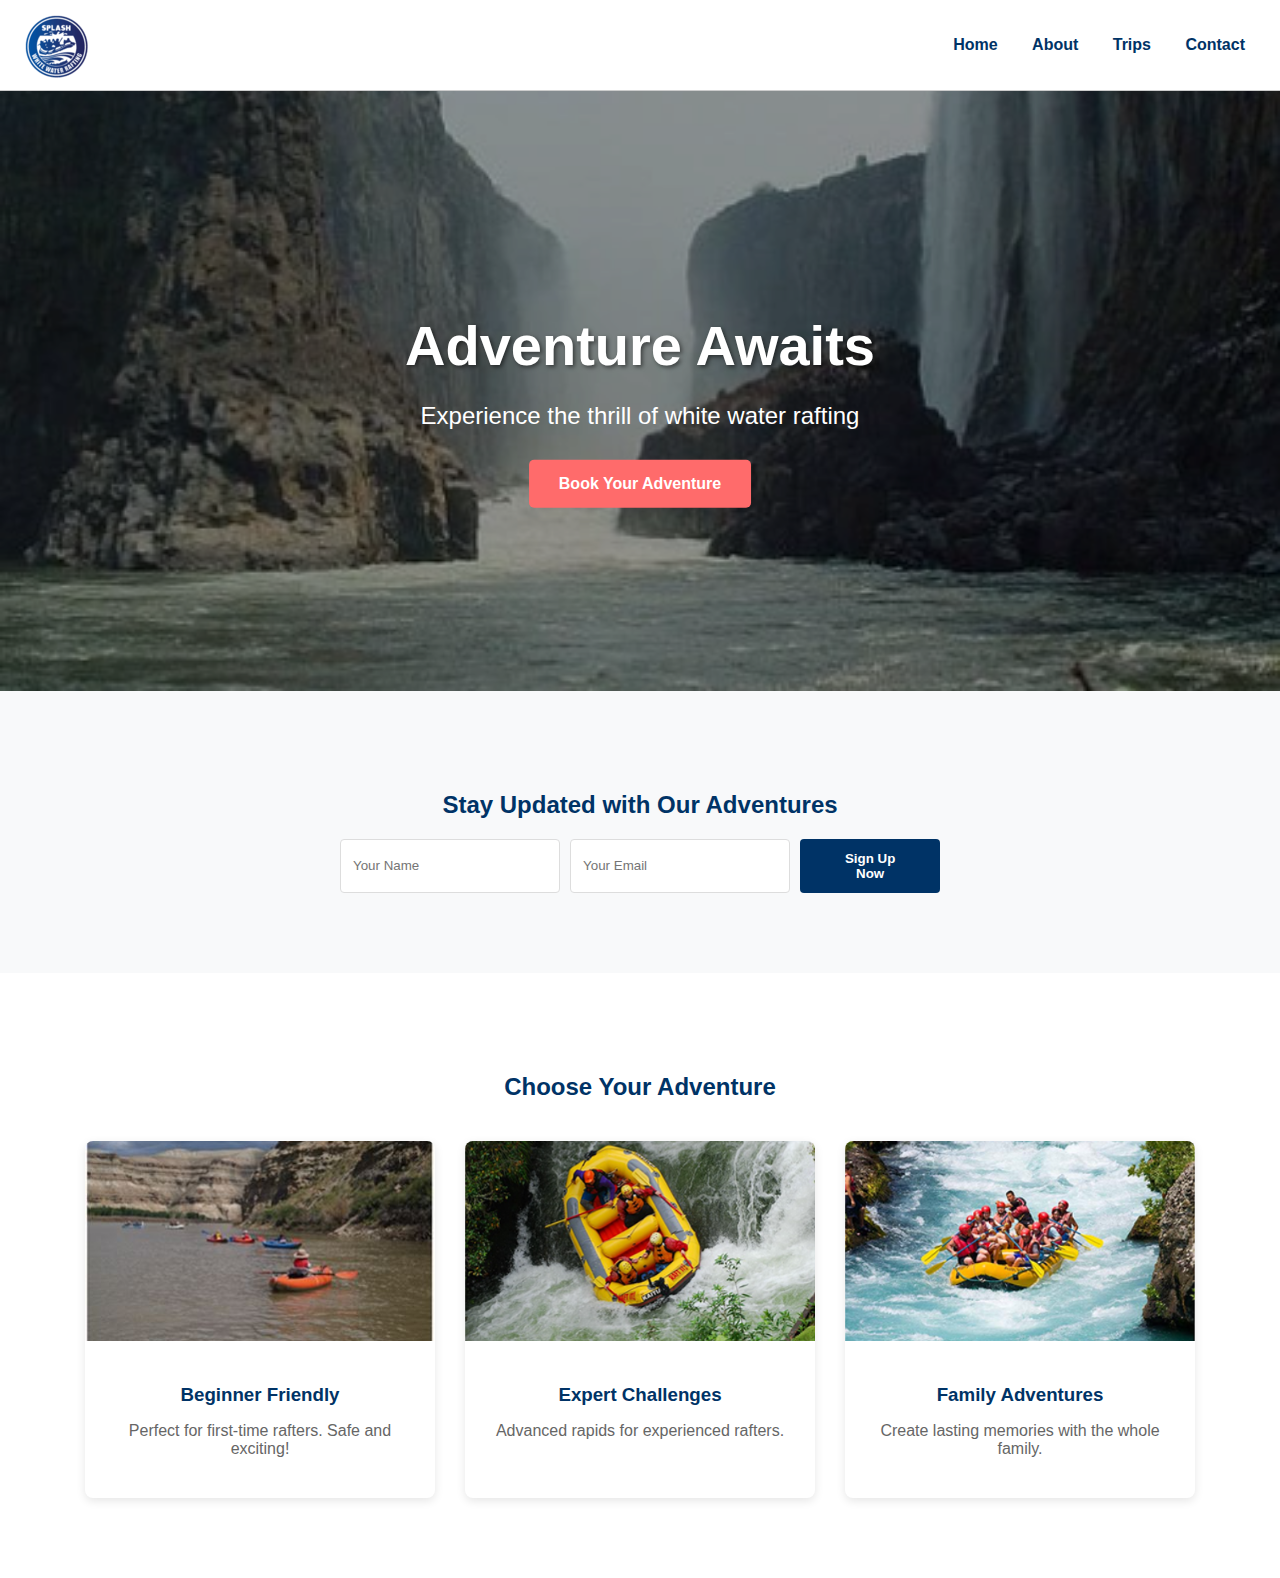
<file: wwr/index.html>
<!DOCTYPE html>
<html lang="en">
<head>
    <meta charset="UTF-8">
    <meta name="viewport" content="width=device-width, initial-scale=1.0">
    <title>Splash White Water Rafting</title>
    <style>
        /* Base Styles */
        body {
            font-family: Arial, sans-serif;
            margin: 0;
            padding: 0;
        }

        /* Header Styles */
        header {
            display: flex;
            justify-content: space-between;
            align-items: center;
            padding: 10px 20px;
            background-color: white;
            border-bottom: 1px solid #ccc;
        }
        .logo {
            max-width: 70px;
        }
        nav {
            margin-left: auto;
        }
        nav a {
            margin: 0 15px;
            text-decoration: none;
            color: #003366;
            font-weight: bold;
        }

        /* Hero Section */
        .hero {
            position: relative;
            height: 600px;
            overflow: hidden;
        }
        .hero img {
            width: 100%;
            height: 100%;
            object-fit: cover;
        }
        .hero-content {
            position: absolute;
            top: 50%;
            left: 50%;
            transform: translate(-50%, -50%);
            text-align: center;
            color: white;
            z-index: 1;
        }
        .hero::after {
            content: '';
            position: absolute;
            top: 0;
            left: 0;
            width: 100%;
            height: 100%;
            background: rgba(0, 0, 0, 0.4);
        }
        .hero h1 {
            font-size: 3.5rem;
            margin-bottom: 20px;
            text-shadow: 2px 2px 4px rgba(0,0,0,0.5);
        }
        .hero p {
            font-size: 1.5rem;
            margin-bottom: 30px;
        }
        .cta-button {
            display: inline-block;
            padding: 15px 30px;
            background-color: #ff6b6b;
            color: white;
            text-decoration: none;
            border-radius: 5px;
            font-weight: bold;
            transition: background-color 0.3s;
        }
        .cta-button:hover {
            background-color: #ff5252;
        }

        /* Newsletter Section */
        .newsletter {
            padding: 80px 20px;
            text-align: center;
            background-color: #f8f9fa;
        }
        .newsletter h2 {
            color: #003366;
            margin-bottom: 20px;
        }
        .signup-form {
            max-width: 600px;
            margin: 0 auto;
            display: flex;
            gap: 10px;
            justify-content: center;
        }
        .signup-form input {
            padding: 12px;
            width: 200px;
            border: 1px solid #ddd;
            border-radius: 4px;
        }
        .signup-form button {
            padding: 12px 30px;
            background-color: #003366;
            color: white;
            border: none;
            border-radius: 4px;
            cursor: pointer;
            font-weight: bold;
        }
        .signup-form button:hover {
            background-color: #004c99;
        }

        /* Adventure Cards Section */
        .adventures {
            padding: 80px 20px;
            text-align: center;
        }
        .adventures h2 {
            color: #003366;
            margin-bottom: 40px;
        }
        .card-container {
            display: flex;
            justify-content: center;
            gap: 30px;
            max-width: 1200px;
            margin: 0 auto;
        }
        .card {
            flex: 1;
            max-width: 350px;
            box-shadow: 0 3px 10px rgba(0,0,0,0.1);
            border-radius: 8px;
            overflow: hidden;
            transition: transform 0.3s;
        }
        .card:hover {
            transform: translateY(-10px);
        }
        .card img {
            width: 100%;
            height: 200px;
            object-fit: cover;
        }
        .card-content {
            padding: 20px;
        }
        .card h3 {
            color: #003366;
            margin-bottom: 10px;
        }
        .card p {
            color: #666;
            margin-bottom: 20px;
        }
    </style>
</head>
<body>
    <!-- Header -->
    <header>
        <img src="images/logo.png" alt="Splash White Water Rafting Logo" class="logo">
        <nav>
            <a href="index.html">Home</a>
            <a href="about.html">About</a>
            <a href="trips.html">Trips</a>
            <a href="contact.html">Contact</a>
        </nav>
    </header>

    <!-- Hero Section -->
    <section class="hero">
        <img src="images/hero.webp" alt="White Water Rafting Adventure">
        <div class="hero-content">
            <h1>Adventure Awaits</h1>
            <p>Experience the thrill of white water rafting</p>
            <a href="trips.html" class="cta-button">Book Your Adventure</a>
        </div>
    </section>

    <!-- Newsletter Section -->
    <section class="newsletter">
        <h2>Stay Updated with Our Adventures</h2>
        <form class="signup-form">
            <input type="text" placeholder="Your Name" required>
            <input type="email" placeholder="Your Email" required>
            <button type="submit">Sign Up Now</button>
        </form>
    </section>

    <!-- Adventure Cards Section -->
    <section class="adventures">
        <h2>Choose Your Adventure</h2>
        <div class="card-container">
            <div class="card">
                <img src="images/rapids 1.png" alt="Beginner Rafting">
                <div class="card-content">
                    <h3>Beginner Friendly</h3>
                    <p>Perfect for first-time rafters. Safe and exciting!</p>
                </div>
            </div>
            <div class="card">
                <img src="images/rapids 3.png" alt="Expert Rafting">
                <div class="card-content">
                    <h3>Expert Challenges</h3>
                    <p>Advanced rapids for experienced rafters.</p>
                </div>
            </div>
            <div class="card">
                <img src="images/rapids 2.png" alt="Family Rafting">
                <div class="card-content">
                    <h3>Family Adventures</h3>
                    <p>Create lasting memories with the whole family.</p>
                </div>
            </div>
        </div>
    </section>
</body>
</html>
</file>
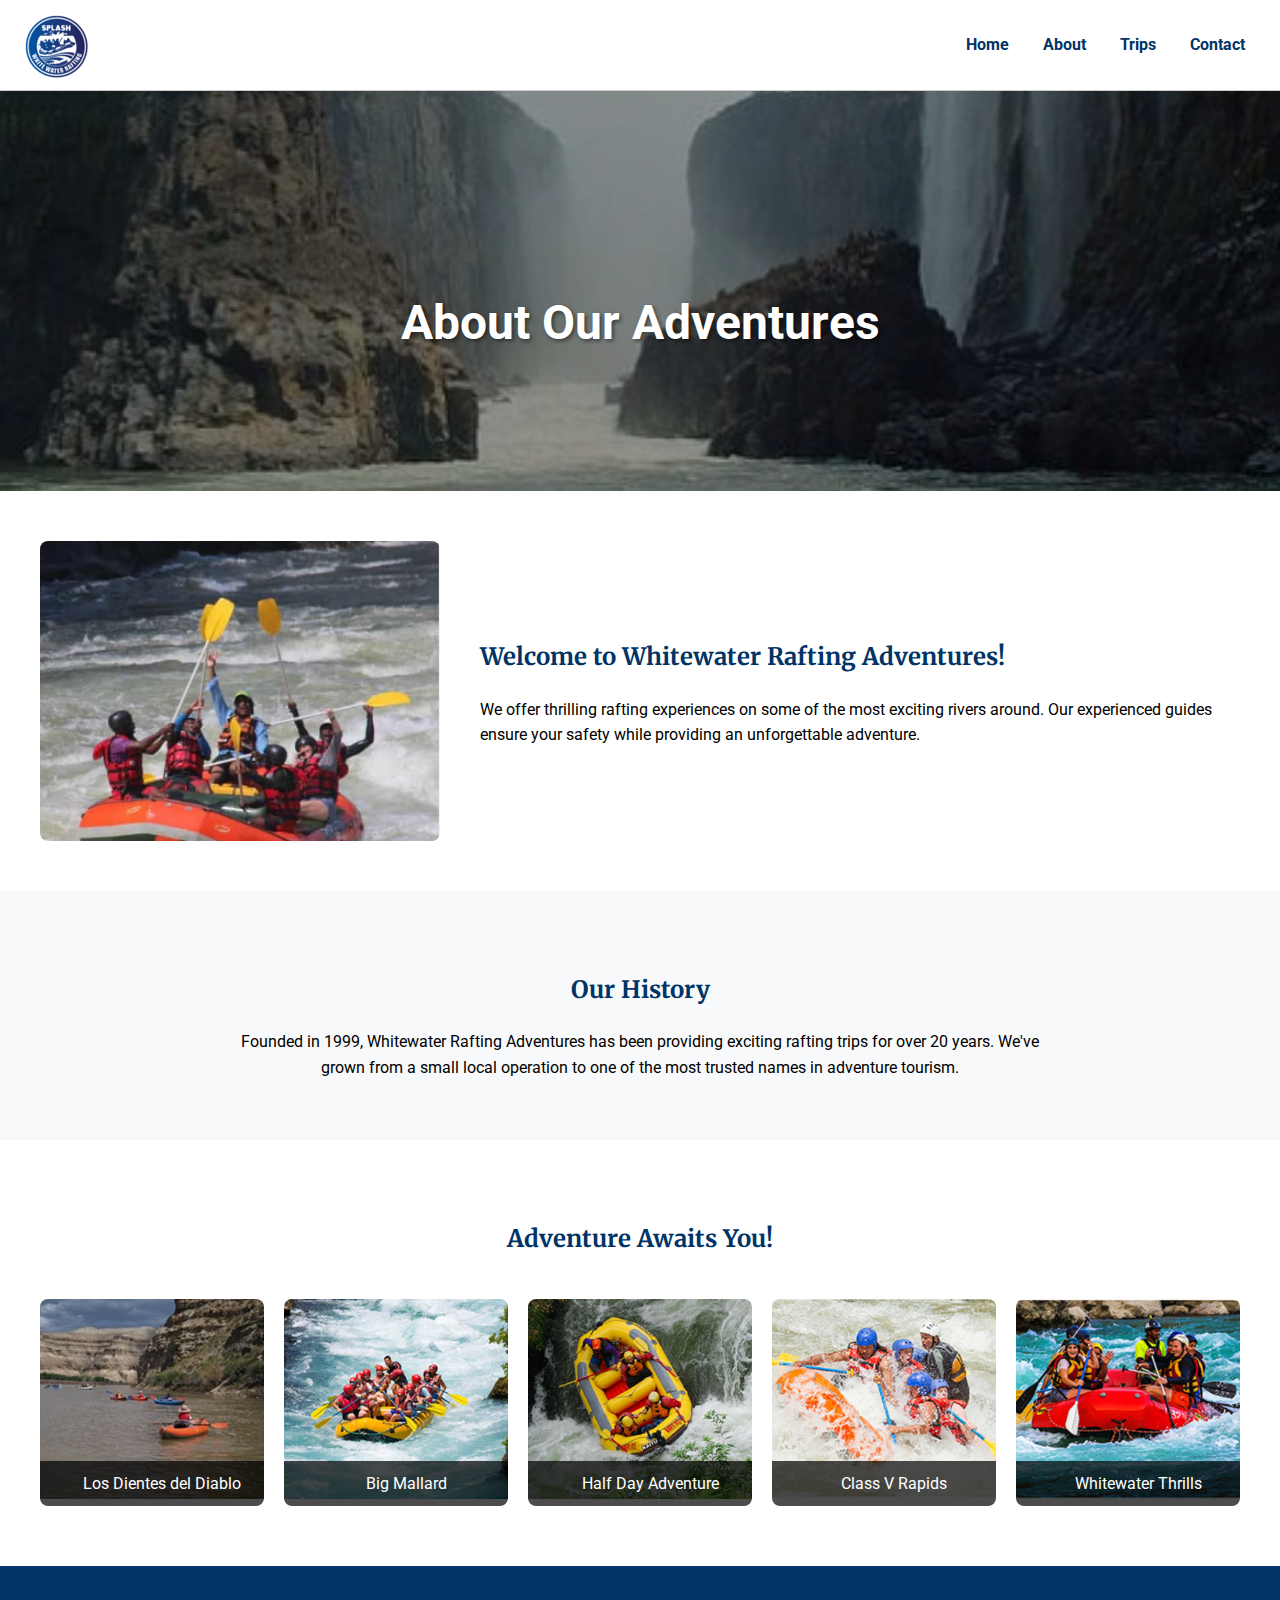
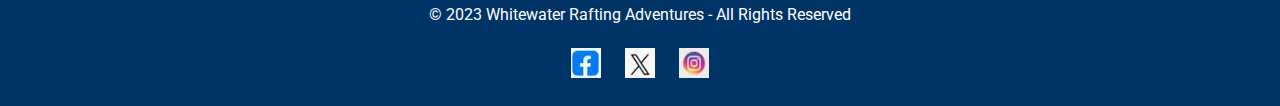
<file: wwr/about.html>
<!DOCTYPE html>
<html lang="en">
<head>
    <meta charset="UTF-8">
    <meta name="viewport" content="width=device-width, initial-scale=1.0">
    <title>About Us - Whitewater Rafting</title>
    <link href="https://fonts.googleapis.com/css2?family=Merriweather:wght@400;700;900&family=Roboto:wght@400;700&display=swap" rel="stylesheet">
    <style>
        /* Base Styles */
        body {
            font-family: 'Roboto', sans-serif;
            margin: 0;
            padding: 0;
            line-height: 1.6;
        }

        /* Header Styles - Using working header style */
        header {
            display: flex;
            justify-content: space-between;
            align-items: center;
            padding: 10px 20px;
            background-color: white;
            border-bottom: 1px solid #ccc;
        }
        .logo {
            max-width: 70px;
        }
        nav {
            margin-left: auto;
        }
        nav a {
            margin: 0 15px;
            text-decoration: none;
            color: #003366;
            font-weight: bold;
        }

        /* Hero Section */
        .hero {
            position: relative;
            height: 400px;
            overflow: hidden;
        }
        .hero img {
            width: 100%;
            height: 100%;
            object-fit: cover;
        }
        .hero h1 {
            position: absolute;
            top: 50%;
            left: 50%;
            transform: translate(-50%, -50%);
            color: white;
            font-size: 3rem;
            text-align: center;
            text-shadow: 2px 2px 4px rgba(0,0,0,0.5);
            z-index: 1;
        }
        .hero::after {
            content: '';
            position: absolute;
            top: 0;
            left: 0;
            width: 100%;
            height: 100%;
            background: rgba(0,0,0,0.4);
        }

        /* About Section */
        article {
            max-width: 1200px;
            margin: 50px auto;
            padding: 0 20px;
            display: flex;
            align-items: center;
            gap: 40px;
        }
        article img {
            width: 400px;
            height: 300px;
            object-fit: cover;
            border-radius: 8px;
        }
        article div {
            flex: 1;
        }
        article h2 {
            color: #003366;
            font-family: 'Merriweather', serif;
            margin-bottom: 20px;
        }

        /* History Section */
        .history-section {
            background-color: #f8f9fa;
            padding: 60px 20px;
            text-align: center;
        }
        .history-section h2 {
            color: #003366;
            font-family: 'Merriweather', serif;
            margin-bottom: 20px;
        }
        .history-section p {
            max-width: 800px;
            margin: 0 auto;
        }

        /* Adventure Section */
        .adventure-section {
            padding: 60px 20px;
            text-align: center;
        }
        .adventure-section h2 {
            color: #003366;
            font-family: 'Merriweather', serif;
            margin-bottom: 40px;
        }
        .rafting-images {
            display: grid;
            grid-template-columns: repeat(auto-fit, minmax(200px, 1fr));
            gap: 20px;
            max-width: 1200px;
            margin: 0 auto;
        }
        figure {
            margin: 0;
            position: relative;
            overflow: hidden;
            border-radius: 8px;
        }
        figure img {
            width: 100%;
            height: 200px;
            object-fit: cover;
            transition: transform 0.3s;
        }
        figure:hover img {
            transform: scale(1.1);
        }
        figcaption {
            background: rgba(0,0,0,0.7);
            color: white;
            padding: 10px;
            position: absolute;
            bottom: 0;
            width: 100%;
        }

        /* Footer */
        footer {
            background-color: #003366;
            color: white;
            padding: 20px;
            text-align: center;
        }
        .social-icons {
            margin-top: 20px;
        }
        .social-icons a {
            margin: 0 10px;
        }
        .social-icons img {
            width: 30px;
            height: 30px;
        }
    </style>
</head>
<body>
    <!-- Header -->
    <header>
        <img src="images/logo.png" alt="Whitewater Rafting Logo" class="logo">
        <nav>
            <a href="index.html">Home</a>
            <a href="about.html">About</a>
            <a href="trips.html">Trips</a>
            <a href="contact.html">Contact</a>
        </nav>
    </header>

    <main>
        <!-- Hero Section -->
        <section class="hero">
            <img src="images/Hero.webp" alt="Rafting Adventure">
            <h1>About Our Adventures</h1>
        </section>

        <!-- About Section -->
        <article>
            <img src="images/Happy.webp" alt="Happy Rafters">
            <div>
                <h2>Welcome to Whitewater Rafting Adventures!</h2>
                <p>We offer thrilling rafting experiences on some of the most exciting rivers around. Our experienced guides ensure your safety while providing an unforgettable adventure.</p>
            </div>
        </article>

        <!-- History Section -->
        <section class="history-section">
            <h2>Our History</h2>
            <p>Founded in 1999, Whitewater Rafting Adventures has been providing exciting rafting trips for over 20 years. We've grown from a small local operation to one of the most trusted names in adventure tourism.</p>
        </section>

        <!-- Adventure Section -->
        <section class="adventure-section">
            <h2>Adventure Awaits You!</h2>
            <div class="rafting-images">
                <figure>
                    <img src="images/rapids 1.png" alt="Los Dientes del Diablo Rapids">
                    <figcaption>Los Dientes del Diablo</figcaption>
                </figure>
                <figure>
                    <img src="images/rapids 2.png" alt="Big Mallard Rapids">
                    <figcaption>Big Mallard</figcaption>
                </figure>
                <figure>
                    <img src="images/rapids 3.png" alt="Half Day Adventure Rapids">
                    <figcaption>Half Day Adventure</figcaption>
                </figure>
                <figure>
                    <img src="images/rapids 4.png" alt="Class V Rapids">
                    <figcaption>Class V Rapids</figcaption>
                </figure>
                <figure>
                    <img src="images/rapids 5.png" alt="Whitewater Thrills Rapids">
                    <figcaption>Whitewater Thrills</figcaption>
                </figure>
            </div>
        </section>
    </main>

    <!-- Footer -->
    <footer>
        <p>&copy; 2023 Whitewater Rafting Adventures - All Rights Reserved</p>
        <div class="social-icons">
            <a href="#"><img src="images/Facebook.webp" alt="Facebook"></a>
            <a href="#"><img src="images/Twitter.webp" alt="Twitter"></a>
            <a href="#"><img src="images/Instagram.webp" alt="Instagram"></a>
        </div>
    </footer>
</body>
</html>
</file>
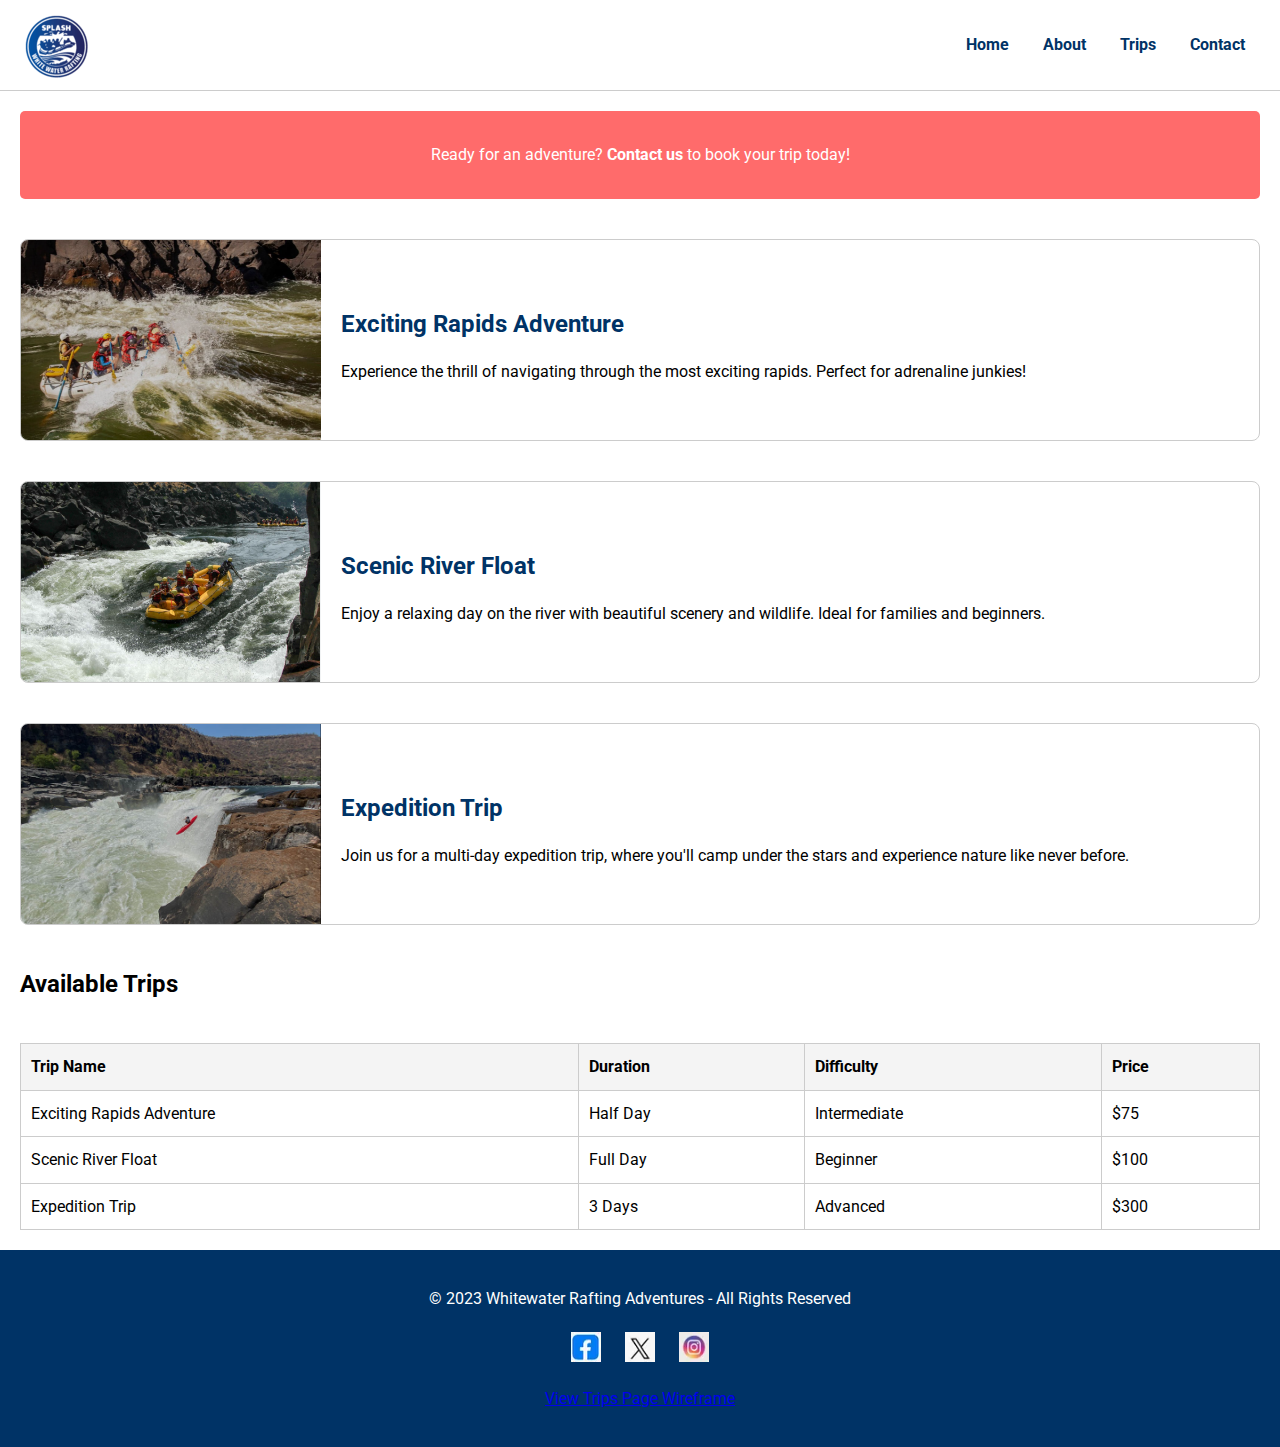
<file: wwr/trips.html>
<!DOCTYPE html>
<html lang="en">
<head>
    <meta charset="UTF-8">
    <meta name="viewport" content="width=device-width, initial-scale=1.0">
    <title>Trips - Whitewater Rafting</title>
    <meta name="description" content="Explore our exciting rafting trips and adventures. Find detailed descriptions and packages for your next adventure.">
    <link rel="preconnect" href="https://fonts.googleapis.com">
    <link rel="preconnect" href="https://fonts.gstatic.com" crossorigin>
    <link href="https://fonts.googleapis.com/css2?family=Merriweather:wght@400;700;900&family=Roboto:wght@400;700&display=swap" rel="stylesheet">
    <style>
        /* Base Styles */
        body {
            font-family: 'Roboto', sans-serif;
            margin: 0;
            padding: 0;
            line-height: 1.6;
        }

        /* Header Styles */
        header {
            display: flex;
            justify-content: space-between;
            align-items: center;
            padding: 10px 20px;
            background-color: white;
            border-bottom: 1px solid #ccc;
        }
        .logo {
            max-width: 70px;
        }
        nav {
            margin-left: auto;
        }
        nav a {
            margin: 0 15px;
            text-decoration: none;
            color: #003366;
            font-weight: bold;
        }

        /* Main Content Styles */
        main {
            padding: 20px;
        }

        /* Call to Action */
        .cta {
            background-color: #ff6b6b;
            color: white;
            padding: 15px;
            text-align: center;
            margin-bottom: 40px;
            border-radius: 5px;
        }
        .cta a {
            color: white;
            text-decoration: none;
            font-weight: bold;
        }

        /* Trip Descriptions */
        .trip {
            display: flex;
            align-items: center;
            margin-bottom: 40px;
            border: 1px solid #ccc;
            border-radius: 8px;
            overflow: hidden;
        }
        .trip img {
            width: 300px;
            height: 200px;
            object-fit: cover;
        }
        .trip-content {
            padding: 20px;
        }
        .trip-content h2 {
            color: #003366;
            margin-bottom: 10px;
        }
        .trip-content p {
            margin-bottom: 10px;
        }

        /* Trips Table */
        .trips-table {
            width: 100%;
            border-collapse: collapse;
            margin-top: 40px;
        }
        .trips-table th, .trips-table td {
            border: 1px solid #ccc;
            padding: 10px;
            text-align: left;
        }
        .trips-table th {
            background-color: #f4f4f4;
        }

        /* Footer Styles */
        footer {
            background-color: #003366;
            color: white;
            padding: 20px;
            text-align: center;
        }
        .social-icons {
            margin-top: 20px;
        }
        .social-icons a {
            margin: 0 10px;
        }
        .social-icons img {
            width: 30px;
            height: 30px;
        }
    </style>
</head>
<body>
    <header>
        <img src="images/logo.png" alt="Whitewater Rafting Logo" class="logo" onerror="this.onerror=null;this.src='images/Logo.png';">
        <nav aria-label="Main Navigation">
            <a href="index.html">Home</a>
            <a href="about.html">About</a>
            <a href="trips.html">Trips</a>
            <a href="contact.html">Contact</a>
        </nav>
    </header>

    <main>
        <!-- Call to Action -->
        <div class="cta">
            <p>Ready for an adventure? <a href="contact.html">Contact us</a> to book your trip today!</p>
        </div>

        <!-- Trip Descriptions -->
        <div class="trip">
            <img src="images/exciting.png" alt="Exciting Rapids">
            <div class="trip-content">
                <h2>Exciting Rapids Adventure</h2>
                <p>Experience the thrill of navigating through the most exciting rapids. Perfect for adrenaline junkies!</p>
            </div>
        </div>

        <div class="trip">
            <img src="images/scenic.png" alt="Scenic River Float">
            <div class="trip-content">
                <h2>Scenic River Float</h2>
                <p>Enjoy a relaxing day on the river with beautiful scenery and wildlife. Ideal for families and beginners.</p>
            </div>
        </div>

        <div class="trip">
            <img src="images/expedition.png" alt="Expedition Trip">
            <div class="trip-content">
                <h2>Expedition Trip</h2>
                <p>Join us for a multi-day expedition trip, where you'll camp under the stars and experience nature like never before.</p>
            </div>
        </div>

        <!-- Trips Table -->
        <h2>Available Trips</h2>
        <table class="trips-table">
            <thead>
                <tr>
                    <th>Trip Name</th>
                    <th>Duration</th>
                    <th>Difficulty</th>
                    <th>Price</th>
                </tr>
            </thead>
            <tbody>
                <tr>
                    <td>Exciting Rapids Adventure</td>
                    <td>Half Day</td>
                    <td>Intermediate</td>
                    <td>$75</td>
                </tr>
                <tr>
                    <td>Scenic River Float</td>
                    <td>Full Day</td>
                    <td>Beginner</td>
                    <td>$100</td>
                </tr>
                <tr>
                    <td>Expedition Trip</td>
                    <td>3 Days</td>
                    <td>Advanced</td>
                    <td>$300</td>
                </tr>
            </tbody>
        </table>
    </main>

    <footer>
        <p>&copy; 2023 Whitewater Rafting Adventures - All Rights Reserved</p>
        <div class="social-icons">
            <a href="#" aria-label="Facebook"><img src="images/Facebook.webp" alt="Facebook" onerror="this.onerror=null;this.src='images/Facebook.png';"></a>
            <a href="#" aria-label="Twitter"><img src="images/Twitter.webp" alt="Twitter" onerror="this.onerror=null;this.src='images/Twitter.png';"></a>
            <a href="#" aria-label="Instagram"><img src="images/Instagram.webp" alt="Instagram" onerror="this.onerror=null;this.src='images/Instagram.png';"></a>
        </div>
        <p><a href="wireframe_trips.png">View Trips Page Wireframe</a></p>
    </footer>
</body>
</html>
</file>
